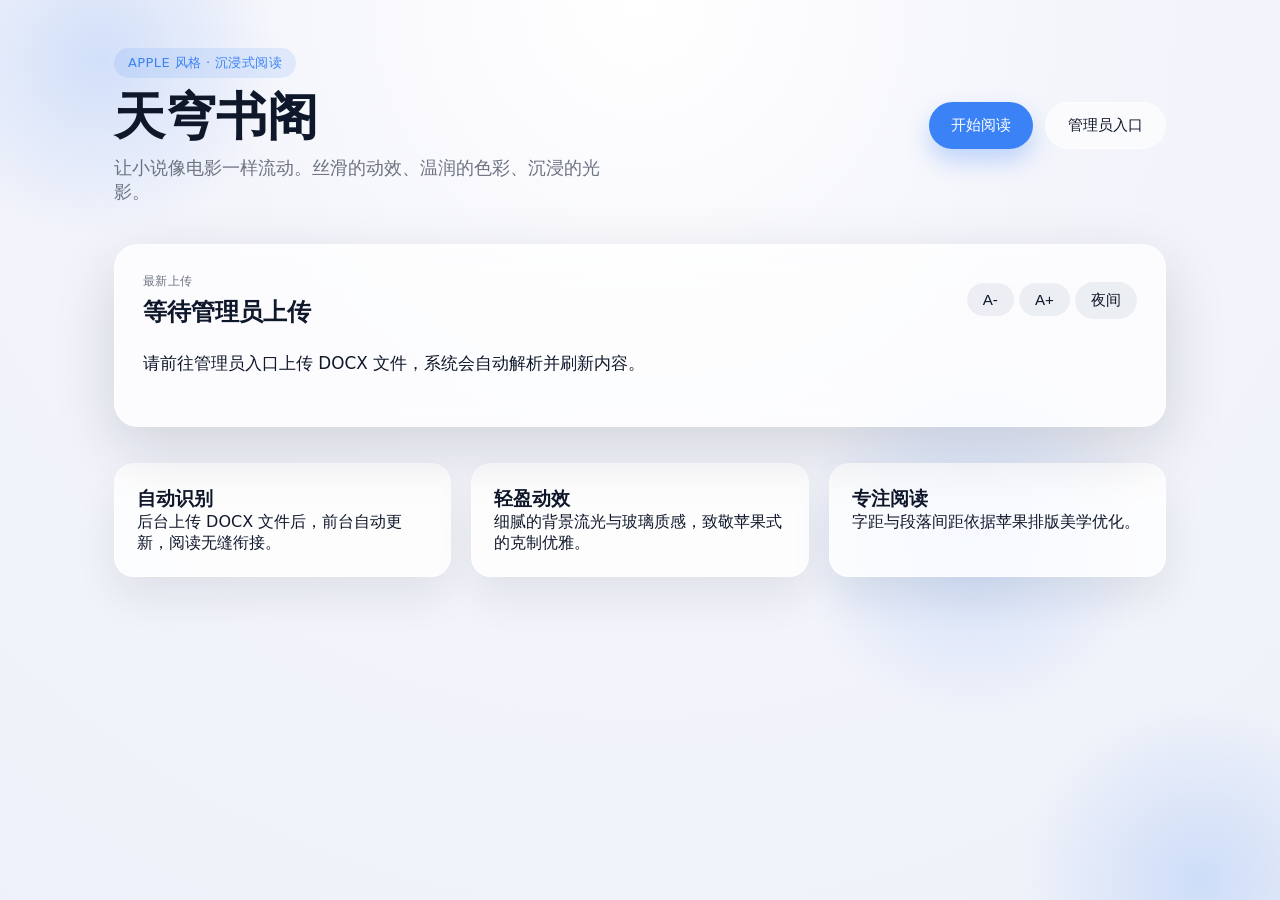
<file: index.html>
<!DOCTYPE html>
<html lang="zh-Hans">
<head>
  <meta charset="UTF-8" />
  <meta name="viewport" content="width=device-width, initial-scale=1.0" />
  <title>天穹书阁</title>
  <link rel="stylesheet" href="styles.css" />
</head>
<body>
  <div class="app-shell">
    <header class="hero">
      <div>
        <p class="badge">Apple 风格 · 沉浸式阅读</p>
        <h1>天穹书阁</h1>
        <p class="subtitle">让小说像电影一样流动。丝滑的动效、温润的色彩、沉浸的光影。</p>
      </div>
      <div class="hero-actions">
        <a class="primary" href="#reader">开始阅读</a>
        <a class="ghost" href="admin.html">管理员入口</a>
      </div>
    </header>

    <main>
      <section class="glass-panel" id="reader">
        <div class="panel-header">
          <div>
            <p class="eyebrow">最新上传</p>
            <h2 id="novel-title">等待管理员上传</h2>
          </div>
          <div class="reader-actions">
            <button class="chip" id="decrease">A-</button>
            <button class="chip" id="increase">A+</button>
            <button class="chip" id="toggle">夜间</button>
          </div>
        </div>
        <div class="content" id="novel-content">
          <p>请前往管理员入口上传 DOCX 文件，系统会自动解析并刷新内容。</p>
        </div>
      </section>

      <section class="feature-grid">
        <article>
          <h3>自动识别</h3>
          <p>后台上传 DOCX 文件后，前台自动更新，阅读无缝衔接。</p>
        </article>
        <article>
          <h3>轻盈动效</h3>
          <p>细腻的背景流光与玻璃质感，致敬苹果式的克制优雅。</p>
        </article>
        <article>
          <h3>专注阅读</h3>
          <p>字距与段落间距依据苹果排版美学优化。</p>
        </article>
      </section>
    </main>
  </div>

  <div class="ambient" aria-hidden="true">
    <span></span>
    <span></span>
    <span></span>
  </div>

  <script src="script.js"></script>
</body>
</html>
</file>
<file: styles.css>
:root {
  color-scheme: light;
  --bg: #f6f7fb;
  --panel: rgba(255, 255, 255, 0.72);
  --stroke: rgba(255, 255, 255, 0.6);
  --text: #0f172a;
  --subtle: #6b7280;
  --primary: #3b82f6;
  --shadow: 0 20px 60px rgba(15, 23, 42, 0.15);
  --radius: 24px;
  --transition: 220ms ease;
  font-family: "SF Pro Text", "PingFang SC", "Helvetica Neue", system-ui, sans-serif;
}

* {
  box-sizing: border-box;
  margin: 0;
  padding: 0;
}

body {
  background: radial-gradient(circle at top, #ffffff 0%, #f4f5fb 40%, #eef1f9 100%);
  color: var(--text);
  min-height: 100vh;
}

body.night {
  color-scheme: dark;
  background: radial-gradient(circle at top, #131524, #0b0d17 60%);
  color: #f8fafc;
}

.app-shell {
  max-width: 1100px;
  margin: 0 auto;
  padding: 48px 24px 120px;
  position: relative;
  z-index: 2;
}

.hero {
  display: flex;
  flex-wrap: wrap;
  gap: 24px;
  align-items: center;
  justify-content: space-between;
  margin-bottom: 40px;
}

.admin-hero {
  margin-bottom: 32px;
}

.badge {
  display: inline-flex;
  align-items: center;
  gap: 8px;
  padding: 6px 14px;
  border-radius: 999px;
  background: rgba(59, 130, 246, 0.12);
  color: var(--primary);
  font-size: 13px;
  letter-spacing: 0.4px;
  text-transform: uppercase;
}

h1 {
  font-size: clamp(2.5rem, 4vw, 3.6rem);
  margin-top: 12px;
  line-height: 1.05;
}

.subtitle {
  margin-top: 12px;
  font-size: 1.1rem;
  color: var(--subtle);
  max-width: 520px;
}

.hero-actions {
  display: flex;
  gap: 12px;
  flex-wrap: wrap;
}

.primary,
.ghost,
.chip {
  border-radius: 999px;
  border: none;
  padding: 12px 22px;
  font-size: 0.95rem;
  cursor: pointer;
  transition: transform var(--transition), box-shadow var(--transition), background var(--transition);
  text-decoration: none;
  display: inline-flex;
  align-items: center;
  justify-content: center;
}

.primary {
  background: var(--primary);
  color: white;
  box-shadow: 0 12px 24px rgba(59, 130, 246, 0.3);
}

.primary:hover {
  transform: translateY(-2px);
}

.ghost {
  background: rgba(255, 255, 255, 0.6);
  color: var(--text);
  border: 1px solid var(--stroke);
  backdrop-filter: blur(12px);
}

.chip {
  background: rgba(148, 163, 184, 0.16);
  color: inherit;
  padding: 8px 16px;
}

.glass-panel {
  background: var(--panel);
  border-radius: var(--radius);
  border: 1px solid var(--stroke);
  padding: 28px;
  box-shadow: var(--shadow);
  backdrop-filter: blur(18px);
  margin-bottom: 36px;
}

.panel-header {
  display: flex;
  align-items: center;
  justify-content: space-between;
  gap: 20px;
  margin-bottom: 20px;
}

.eyebrow {
  text-transform: uppercase;
  font-size: 12px;
  letter-spacing: 0.4px;
  color: var(--subtle);
  margin-bottom: 6px;
}

.content {
  font-size: 1.05rem;
  line-height: 1.9;
  color: inherit;
  max-height: 520px;
  overflow: auto;
  padding-right: 6px;
}

.content p {
  margin-bottom: 18px;
}

.feature-grid {
  display: grid;
  gap: 20px;
  grid-template-columns: repeat(auto-fit, minmax(220px, 1fr));
}

.feature-grid article {
  padding: 22px;
  border-radius: 20px;
  background: rgba(255, 255, 255, 0.8);
  border: 1px solid var(--stroke);
  box-shadow: 0 20px 40px rgba(15, 23, 42, 0.08);
}

.admin-body .feature-grid {
  display: none;
}

.upload-form {
  display: grid;
  gap: 16px;
  margin-bottom: 24px;
}

.file-card {
  border-radius: 20px;
  border: 1px dashed rgba(148, 163, 184, 0.6);
  padding: 26px;
  background: rgba(255, 255, 255, 0.6);
  cursor: pointer;
  display: flex;
  align-items: center;
  justify-content: center;
  color: var(--subtle);
}

.file-card input {
  display: none;
}

#title {
  padding: 12px 16px;
  border-radius: 14px;
  border: 1px solid rgba(148, 163, 184, 0.4);
  font-size: 1rem;
}

.preview {
  border-top: 1px solid rgba(148, 163, 184, 0.3);
  padding-top: 20px;
}

.ambient {
  position: fixed;
  inset: 0;
  overflow: hidden;
  pointer-events: none;
  z-index: 1;
}

.ambient span {
  position: absolute;
  width: 360px;
  height: 360px;
  border-radius: 50%;
  background: radial-gradient(circle, rgba(59, 130, 246, 0.18), transparent 70%);
  animation: float 12s ease-in-out infinite;
}

.ambient span:nth-child(1) {
  top: -120px;
  left: -80px;
}

.ambient span:nth-child(2) {
  bottom: -160px;
  right: -100px;
  animation-delay: 2s;
}

.ambient span:nth-child(3) {
  top: 40%;
  right: 10%;
  animation-delay: 4s;
}

body.night .glass-panel,
body.night .feature-grid article,
body.night .ghost,
body.night .file-card {
  background: rgba(15, 23, 42, 0.6);
  border-color: rgba(148, 163, 184, 0.2);
}

body.night .subtitle,
body.night .eyebrow,
body.night .file-card {
  color: rgba(226, 232, 240, 0.7);
}

@keyframes float {
  0%,
  100% {
    transform: translateY(0) scale(1);
  }
  50% {
    transform: translateY(20px) scale(1.05);
  }
}

@media (max-width: 768px) {
  .panel-header {
    flex-direction: column;
    align-items: flex-start;
  }

  .content {
    max-height: none;
  }
}
</file>
